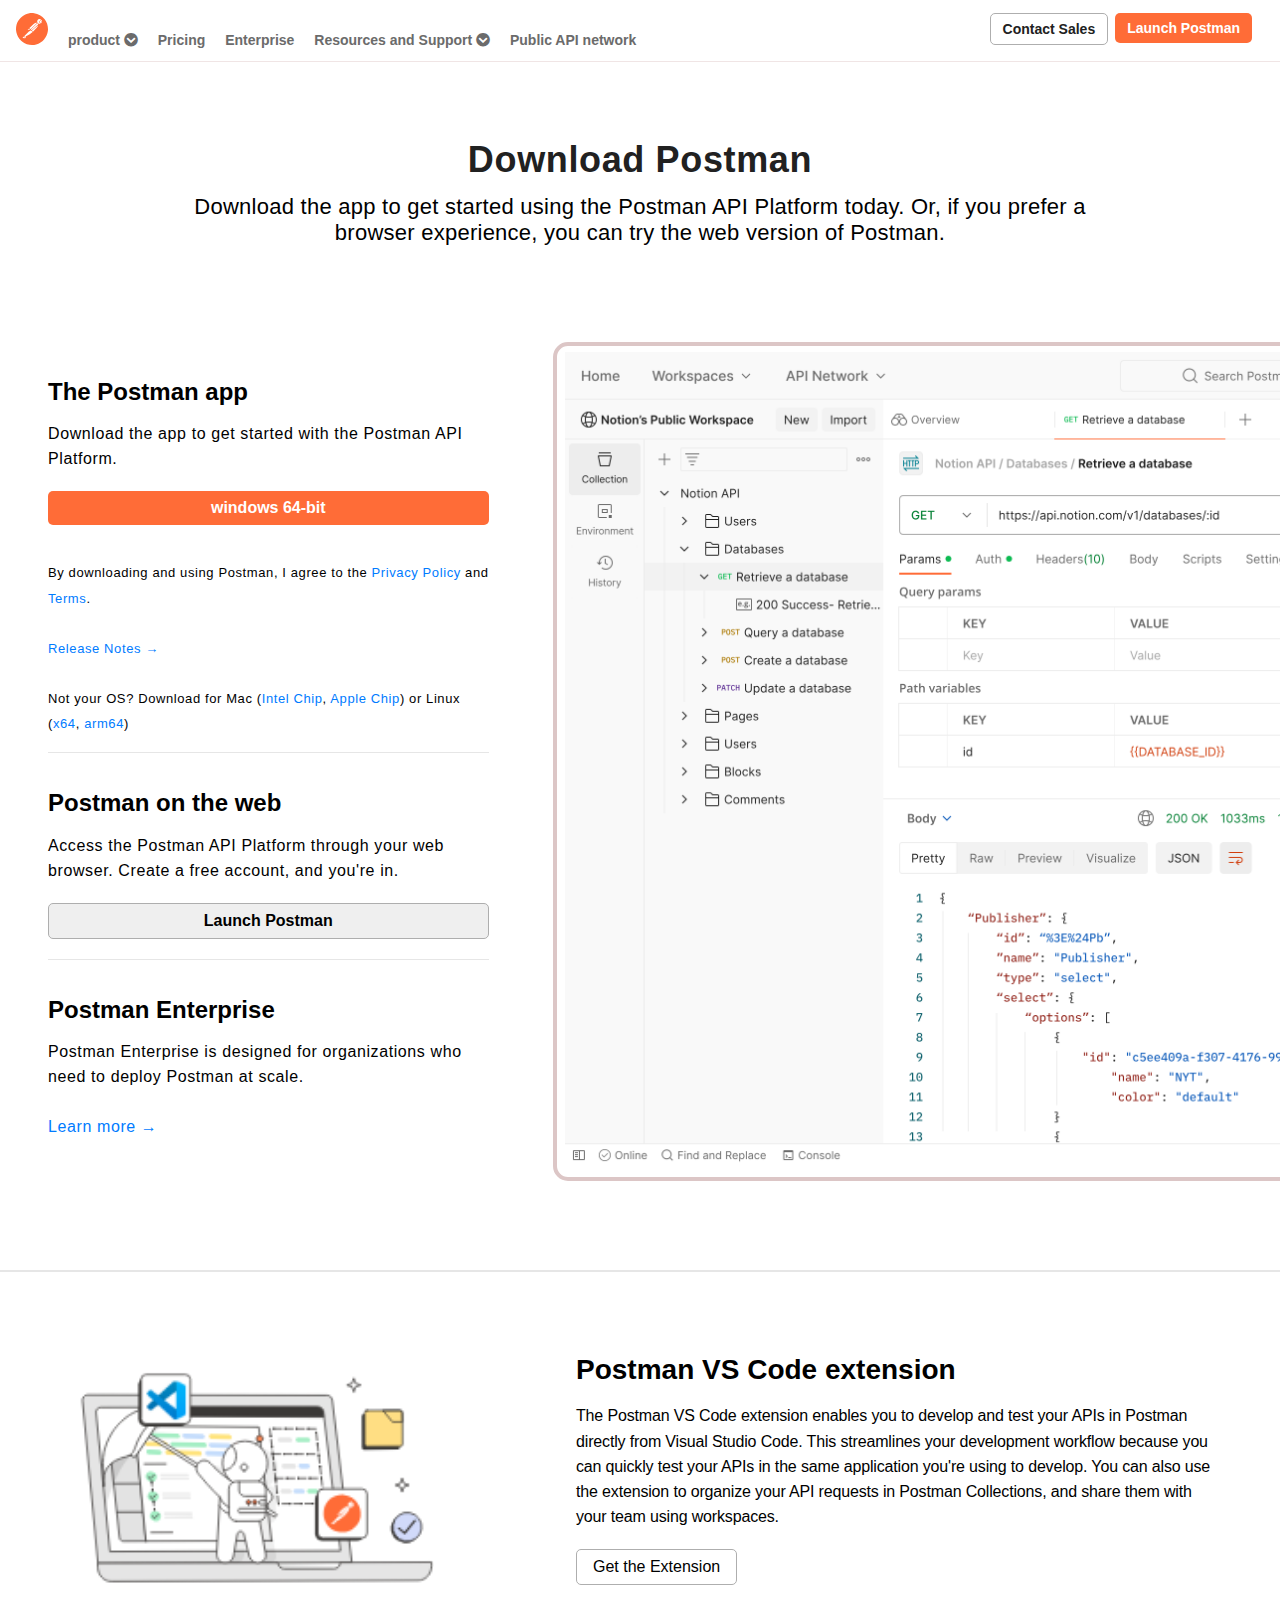
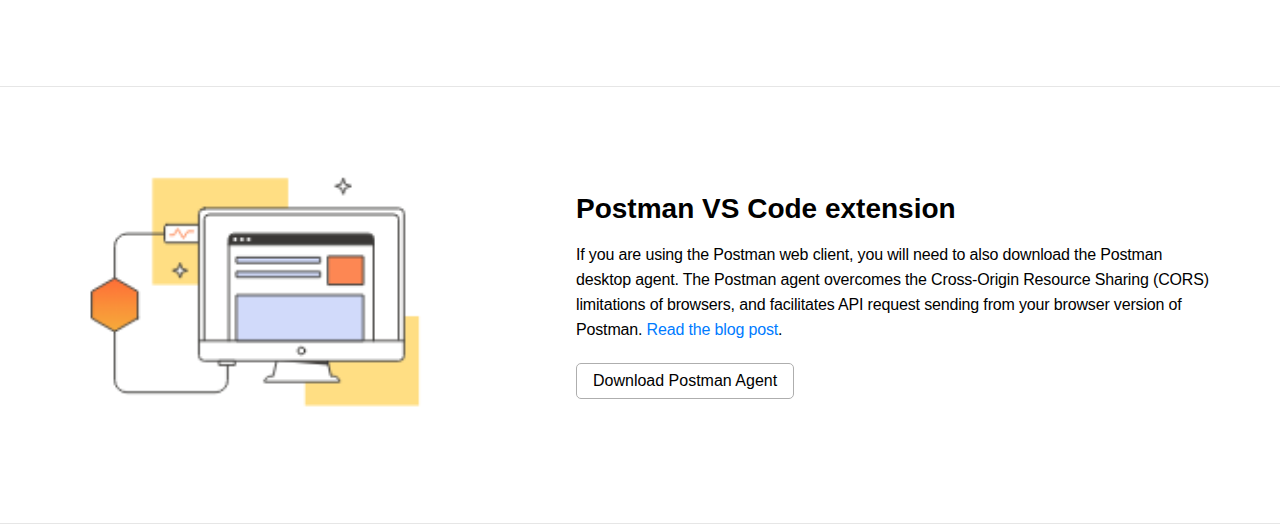
<file: index.html>
<!DOCTYPE html>
<html lang="en">
<head>
  <meta charset="UTF-8">
  <meta name="viewport" content="width=device-width, initial-scale=1.0">
  <title>Document</title>
  <link rel="stylesheet" href="https://cdnjs.cloudflare.com/ajax/libs/font-awesome/5.15.4/css/all.min.css">
  <link rel="stylesheet" href="style.css">
</head>
<body>
  <nav>
    <ul class="mainNav" >
      <div class="leftNav" >
        <a href=""><img src="assets/image.png" alt="" id="postmanLogo" height="32px" width="auto"></a>        
        <a href="">product <i class="fa fa-chevron-circle-down" aria-hidden="true" ></i></a>
        <a href="">Pricing</a>
        <a href="">Enterprise</a>
        <a href="">Resources and Support <i class="fa fa-chevron-circle-down" aria-hidden="true"></i></a>
        <a href="">Public API network</a>
      </div>
      <div class="rightNav">
        <button class="navButton" id="lauchPostman">Launch Postman</button>
        <button class="navButton" id="contactSales">Contact Sales</button>
      </div>
    </ul>
  </nav>
  <section>
    <div class="heading">
      <h1>Download Postman</h1>
        <p>Download the app to get started using the Postman API Platform today. Or, if you prefer a <br>browser experience, you can try the web version of Postman.</p>
    </div>
    <div class="mainFirstSection">
      <div class="leftSection">
        <h4>The Postman app</h4>
        <p>Download the app to get started with the Postman API Platform.</p>
        <button class="windows64Bit">windows 64-bit</button>
        <pre>By downloading and using Postman, I agree to the <a href="">Privacy Policy</a> and
<a href="">Terms</a>.

<a href="">Release Notes →</a>
           
Not your OS? Download for Mac (<a href="">Intel Chip</a>, <a href="">Apple Chip</a>) or Linux 
(<a href="">x64</a>, <a href="">arm64</a>)</pre>
        <h4>Postman on the web</h4>
        <p>Access the Postman API Platform through your web browser. Create a free account, and you're in.
        </p>
        <div class="btnlp"><button id="launchPostman">Launch Postman</button></div>
        <h4>Postman Enterprise</h4>
        <p>Postman Enterprise is designed for organizations who need to deploy Postman at scale.
          <br><br><a href="">Learn more →</a>
        </p>            
      </div>
      <div class="rightSection">
        <img src="assets/image1.png" alt="" width="auto" style="border-radius:15px; border: 4px solid rgb(220, 198, 198); width:1280px"  >
      </div>
     
    </div>
  </section>
  <section>
    <div class="secondSection">
      <div class="leftDiv">
        <img src="assets/postmanvscode.png" alt="" width="355px">
      </div>
      <div class="rightDiv">
        <h4>Postman VS Code extension</h4>
        <p>The Postman VS Code extension enables you to develop and test your APIs in Postman directly from Visual Studio Code. This streamlines your development workflow because you can quickly test your APIs in the same application you're using to develop. You can also use the extension to organize your API requests in Postman Collections, and share them with your team using workspaces.</p>
        <button>Get the Extension</button>
      </div>
    </div>
  </section>
  <section>
    <div class="thirdSection">
      <div class="leftDiv">
        <img src="assets/postmandesktopagent.png" alt="" width="355px">
      </div>
      <div class="rightDiv">
        <h4>Postman VS Code extension</h4>
        <p>If you are using the Postman web client, you will need to also download the Postman desktop agent. The Postman agent overcomes the Cross-Origin Resource Sharing (CORS) limitations of browsers, and facilitates API request sending from your browser version of Postman. <a href="https://blog.postman.com/introducing-the-postman-agent-send-api-requests-from-your-browser-without-limits/?_gl=1*1vcl5kl*_gcl_au*NjI5NzU2NDcuMTcyNzI0OTUxNw..*_ga*Njg3NjMxNDQuMTcyNzI0OTUxOA..*_ga_CX7P9K6W67*MTczMzgyMTAwNS4xMy4xLjE3MzM4MjI2MTMuNTEuMC4w&deviceId=5pmyEkxB6YRwLny_BtsD2P">Read the blog post</a>.</p>
        <button>Download Postman Agent</button>
      </div>
    </div>

  </section>
  

</body>
</html>
</file>
<file: style.css>
*{
  margin: 0;
  padding: 0;
  font-family:'arial';
}
body{
  width: 100vw;
  overflow-x: hidden;
  height: auto;
}
.mainNav{
  display: flex;
  justify-content: none;
  font-weight: 600;
  font-size: 14px;
  border-bottom: 1px solid rgb(240, 229, 229);
  padding-top:13px ;
  padding-bottom: 13px;
 }
.leftNav  {
  align-items: center;
  justify-content: space-between;
  width: 50%;
}
.leftNav a {
  text-decoration: none;
  color: rgb(107, 107, 107);
  padding: 0 0 0 16px;
}
.rightNav{
  width: 50%;
}
.navButton{
  float: inline-end;
  margin-right: 0.5em;
  font-size: 14px;
  font-style: normal;
  color: rgb(33, 33, 33);
  font-weight: 600;
  padding: 7px 12px 7px 12px;
  border-radius: 5px;
  justify-content: center;
  border: none;
}
#contactSales{
  background-color: #ffff;
  border: 1.5px solid #AEAEAE;
}
#lauchPostman{
  margin-right: 2em;
  background-color: #FF6C37;
  color: white;
}
a{
  text-decoration: none;
  color: rgb(0, 123, 255);
}
.heading{
  padding: 5em;
  text-align: center;
  align-items: center;
  font-family: 'Degular-Display-Semibold', system-ui, '-apple-system', 'BlinkMacSystemFont', "Segoe UI", 'Oxygen', 'Ubuntu', 'Cantarell', "Fira Sans", "Droid Sans", 'Helvetica', 'Arial', 'sans-serif';
}
.heading h1{
  font-size: 36px;
  font-weight: 600;
  color: rgb(33, 33, 33);
  letter-spacing: 0.64px;
  line-height: 36px;
}
.heading p{
  font-size: 22px;
  font-weight: 400;
  margin-top: 16px;
  margin-bottom: 16px;
  letter-spacing: 0.25px;
  text-size-adjust: 100%;
  margin-block-end: 16px;
  font-stretch: ultra-expanded;
}
.mainFirstSection{
  display: flex;
  border-bottom: 2px solid #E6E6E6;
  padding-bottom: 5em;
  line-height :27.14px

}
.leftSection button{
  width: 100%;
  color: white;
  border: none;
  border-radius: 2px;
}
.windows64Bit{
  background-color: #FF6C37;
}
#launchPostman{
  color: black;
  border: 1px solid #AEAEAE;
  margin-bottom: 20px;
}
.btnlp{
  border-bottom: 1px solid #E6E6E6;
}
.leftSection{
  width: 40%;
  padding:0 3em 0 3em;
  margin-block-end: 16px;
} 
.rightSection{
  width: 65%;
  margin-left: 1em;
}
.leftSection h4{
  font-size: 24px;
  font-weight: 600;
  letter-spacing: 0.64;
  line-height: 27.4286px;
  margin-bottom: 16px;
  margin-top: 1.5em;
  line-height :27.14px
}
.leftSection p{
  font-size: 16px;
  font-weight: 400;
  height: 50.2708px;
  letter-spacing: 0.6px;
  padding-bottom: 20px;
  line-height :25.14px

}
.leftSection button{
  padding: 8px 16px 8px 16px;
  border-radius: 5px;
  border: 0.667px;
  cursor: pointer;
  font-size: 16px;
  font-weight: 600;
  padding-block-end: 8px;
  padding-block-start: 8px;
  margin-bottom: 20px;
}
.leftSection pre{
  margin-top: 15px;
  margin-bottom: 16px;
  padding-bottom: 16px;
  border-bottom: 1px solid #E6E6E6; 
  letter-spacing: 0.6px;
  font-weight: 400;
  font-size: 13px;
  line-height :25.14px

}
.secondSection{
  padding-top: 4em;
  padding-bottom: 5em;
  display: flex;
  align-items: center;
  border-bottom:1px solid  #E6E6E6;

}
.rightDiv{
  width: 50%;
  margin-left: 4em;
  padding: 0;

}
.rightDiv p{
  font-size: 16px;
  font-weight: 400;
  text-align: left;
  letter-spacing: -0.16px;
  padding-bottom: 20px;
  line-height :25.14px

}
.rightDiv h4{
  font-weight: 600;
  font-size: 28px;
  padding-bottom: 20px;
  line-height :27.14px

}
.rightDiv button{
  padding: 8px 16px 8px 16px;
  border: 0.666667px solid #AEAEAE;
  border-radius: 5px;
  font-size: 16px;
  background-color: white;

}
.leftDiv{
 width: 40%;
 align-items: center;
 text-align: center;
}
.thirdSection{
  padding-top: 4em;
  padding-bottom: 5em;
  display: flex;
  align-items: center;
  border-bottom:1px solid  #E6E6E6;

}
</file>
